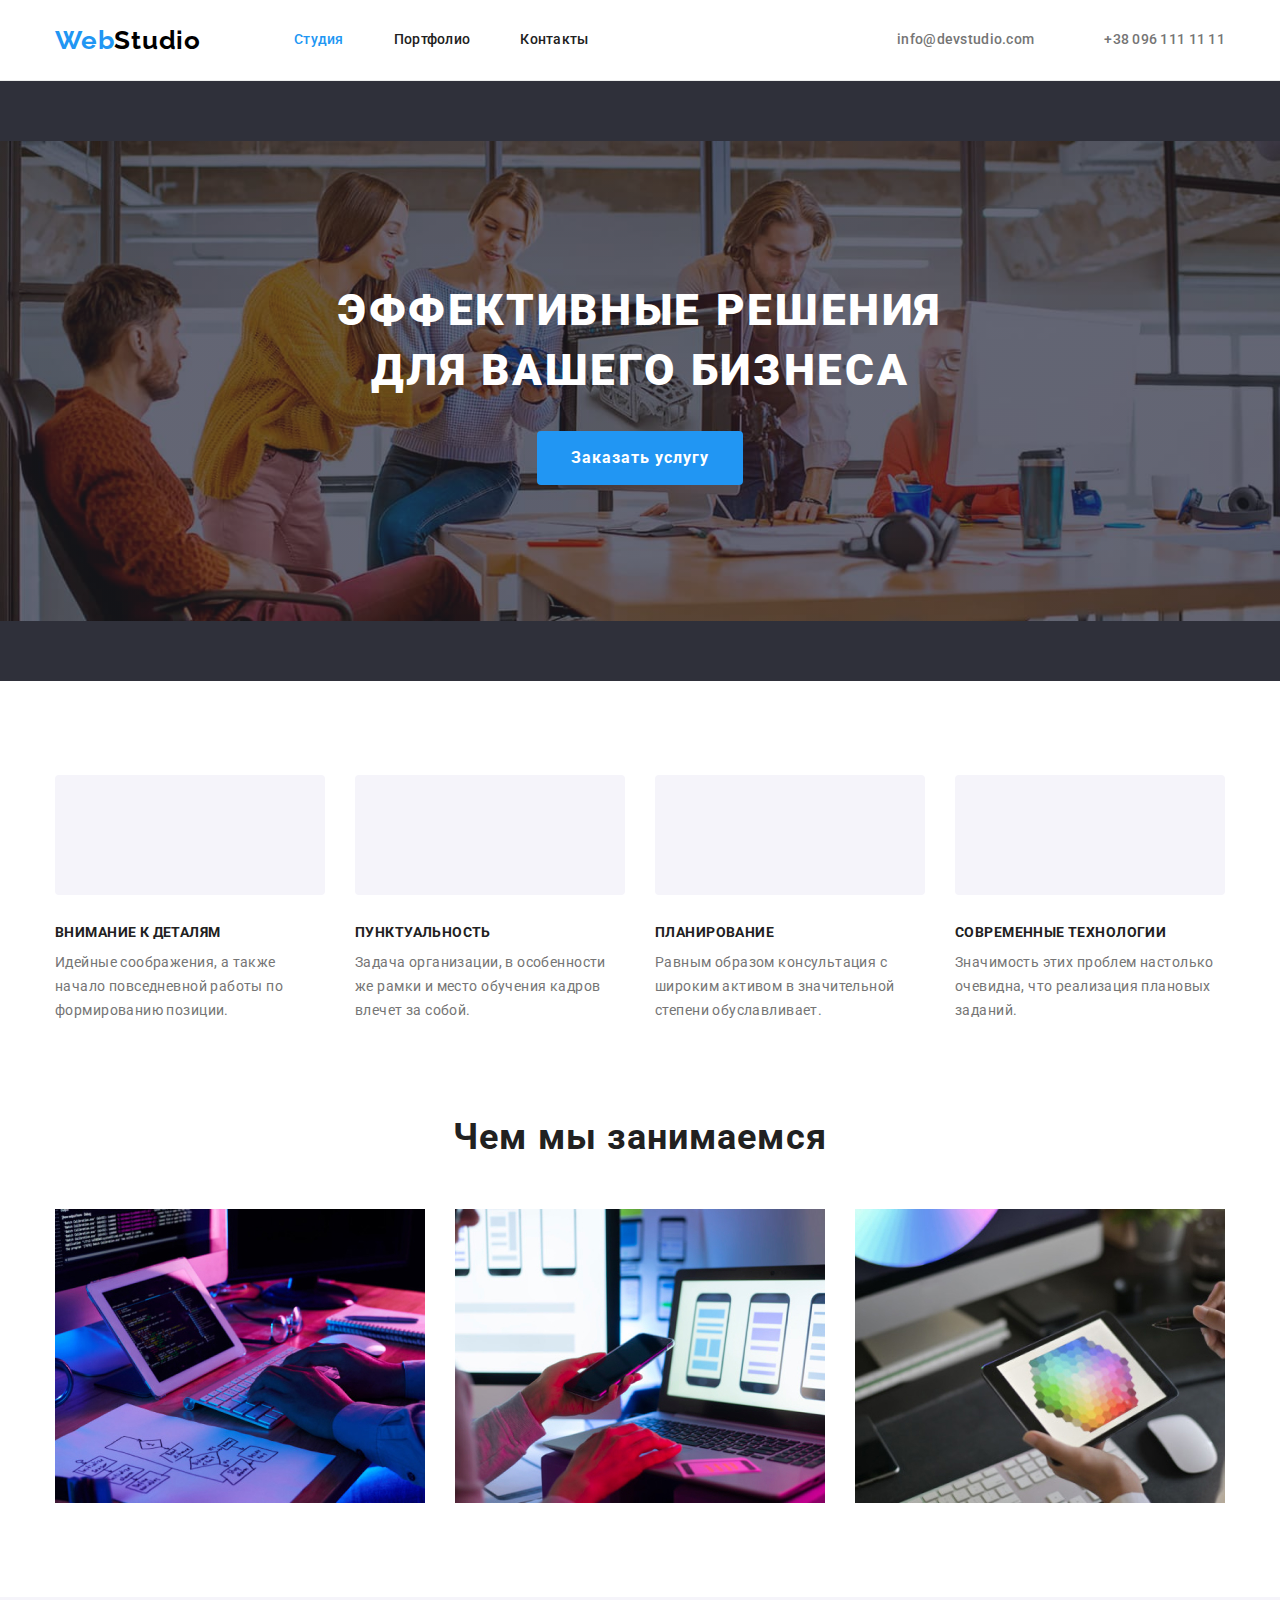
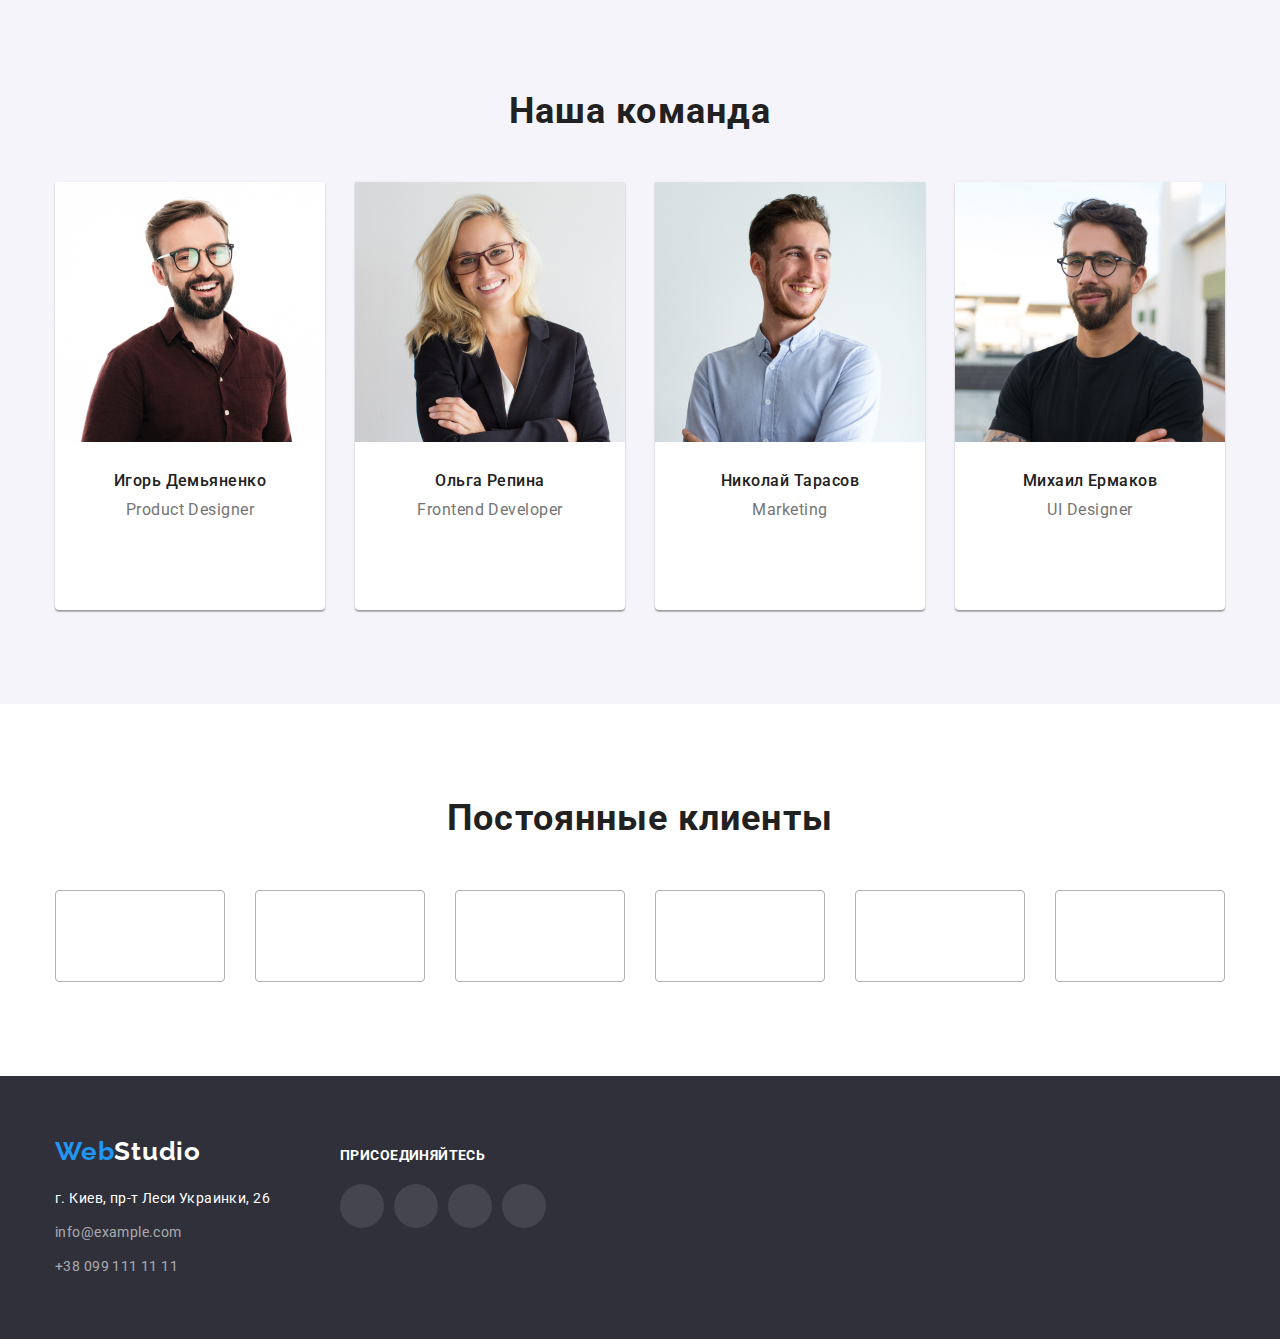
<file: index.html>
<!DOCTYPE html>
<html lang="ru">
<head>
    <meta charset="UTF-8">
    <meta http-equiv="X-UA-Compatible" content="IE=edge">
    <meta name="viewport" content="width=device-width, initial-scale=1.0">
    <title>WebStudio</title>
    <link rel="preconnect" href="https://fonts.googleapis.com">
    <link rel="preconnect" href="https://fonts.gstatic.com" crossorigin>
    <link href="https://fonts.googleapis.com/css2?family=Raleway:wght@700&family=Roboto:wght@400;500;700;900&display=swap" rel="stylesheet"> 
    <link rel="stylesheet" href="https://cdnjs.cloudflare.com/ajax/libs/modern-normalize/1.1.0/modern-normalize.min.css">
    <link rel="stylesheet" href="./css/styles.css"> 
</head>
<body class="body-studio">

        <!--Шапка сайта-->
        <header class="page-header">
            <div class="container flex-center">
                
                <a class="logo-link" href="./index.html">
                    <span class="website">Web</span>Studio
                </a>                
                
                <nav class="main-nav">
                    <ul class="site-nav list">
                      <li class="item">
                          <a href="./index.html" class="link current">Студия </a>
                      </li>
                      <li class="item"><a href="./portfolio.html" class="link">Портфолио </a></li>
                      <li class="item"><a href="" class="link">Контакты </a></li>
                    </ul>
               </nav>
                <ul class="contact-list">
                    <li class="item">
                        <a href="mailto:info@devstudio.com" class="contact-link">
                            <svg class="icon-envelope-hover" width="16" height="12">
                                <use href="./images/icons.svg#icon-envelope-hover"></use>  
                            </svg>
                            info@devstudio.com </a>
                    </li>
                    <li class="item">
                        <a href="tel:+380961111111" class="contact-link">
                            <svg class="icon-smartphone" width="10" height="16">
                                <use href="./images/icons.svg#icon-smartphone"></use>  
                            </svg>
                            +38 096 111 11 11 </a>  
                            

                    </li>
                </ul>
           </div>    
       </header>
        <main>
            <!--Герой-->
            
            <section class="hero">
               
                <div class="container">
                    <div class="center-hero">
                      <h1 class="hero-title">Эффективные решения для вашего бизнеса</h1>  
                      <button type="button" class="button">Заказать услугу</button>
                    </div>
                    
                </div>    
            </section>
            
            <section class="section">
                <div class="container">
                   <ul class="section-list">
                        <li class="one">
                            <div class="five">
                                <svg class="icon-antenna" width="70" height="70">
                                    <use href="./images/icons.svg#icon-antenna"></use>  
                                </svg>
                           </div>
                            
                           <h3 class="section-title">Внимание к деталям</h3>
                            <p class="section-feature">
                                Идейные соображения, а также начало повседневной работы по формированию позиции.
                           </p>
                        </li> 
                        <li  class="one">
                            <div class="five">
                                <svg class="icon-clock" width="70" height="70">
                                    <use href="./images/icons.svg#icon-clock"></use>  
                                </svg> 
                            </div>


                            <h3 class="section-title">Пунктуальность</h3>
                            <p class="section-feature">
                                Задача организации, в особенности же рамки и место обучения кадров влечет за собой.
                            </p>
                        </li>
                        <li class="one">
                            <div class="five">
                                <svg class="icon-diagram" width="70" height="70">
                                    <use href="./images/icons.svg#icon-diagram"></use>  
                                </svg> 
                           </div>

                            <h3 class="section-title">Планирование</h3>
                            <p class="section-feature">
                               Равным образом консультация с широким активом в значительной степени обуславливает.
                            </p>
                        </li> 
                        <li class="one">

                            <div class="five">
                                <svg class="icon-astronaut" width="70" height="70">
                                    <use href="./images/icons.svg#icon-astronaut"></use>  
                                </svg> 
                           </div>

                            <h3 class="section-title">Современные технологии</h3>
                            <p class="section-feature">
                                Значимость этих проблем настолько очевидна, что реализация плановых заданий.
                            </p>
                        </li> 
                    </ul> 
               </div>

            </section>
            
            <section class="working">
                <div class="container">
                     <!--Что мы делаем-->
                      <h2 class="work">Чем мы занимаемся</h2> 
                  <ul class="work-list">
                      
                       <li class="photo">
                          <img src="./images/img1.jpg" alt= "Ноут" width="370"> 
                       </li>
                        <li class="photo" >
                           <img src="./images/img2.jpg" alt= "Телефон" width="370"> 
                        </li>
                       <li class="photo">
                           <img src="./images/img3.jpg" alt= "Планшет" width="370"> 
                        </li>
                    
                   </ul>
               </div>
            </section>
            <section class="the-best">
                <div class="container">
                         <!--Наша команда-->
                     <h2 class="team">Наша команда</h2>
                  <ul class="team-professionals-list">
                        <li class="workers">
                           <img src="./images/img4.jpg" alt="Игорь Демьяненко" width="270"/>

                            <div class="people">
                                <h3 class="team-list">Игорь Демьяненко</h3>
                                <p class="profession"> Product Designer</p> 
                               
                         
                    
                              <ul class="social">
                                    <li class="social-item">
                                        <a href="" class="social-link">
                                            <svg class="social-icon">
                                                <use href="./images/icons.svg#icon-instagram"></use>  
                                            </svg>
                                        </a>
                                    </li>
                                    
                                    <li class="social-item">
                                        <a href="" class="social-link">
                                            <svg class="social-icon">
                                                <use href="./images/icons.svg#icon-twitter"></use>  
                                            </svg> 
                                        </a>
                                    </li>   
                               
                                    <li class="social-item">
                                        <a href="" class="social-link">
                                            <svg class="social-icon">
                                                <use href="./images/icons.svg#icon-facebook"></use>  
                                            </svg>
                                        </a> 
                                    </li> 
                               
                                    <li class="social-item">
                                           <a href="" class="social-link">
                                               <svg class="social-icon">
                                                   <use href="./images/icons.svg#icon-linkedin"></use>  
                                                </svg>
                                            </a> 
                                    </li>
                               </ul>
                            </div>
                            
                             
                            
                                
                        </li>
                        <li class="workers">
                            <img src="./images/img5.jpg" alt="Ольга Репина" width="270"/>

                            <div class="people">
                                <h3 class="team-list">Ольга Репина</h3>
                                <p class="profession">Frontend Developer</p>
                            
                            
                              <ul class="social">
                                   <li class="social-item">
                                      <a href="" class="social-link">
                                           <svg class="social-icon">
                                              <use href="./images/icons.svg#icon-instagram"></use>  
                                          </svg>
                                       </a>
                                    </li>
                                
                                  <li class="social-item">
                                      <a href="" class="social-link">
                                          <svg class="social-icon">
                                               <use href="./images/icons.svg#icon-twitter"></use>  
                                           </svg> 
                                      </a>
                                  </li>   
                           
                                   <li class="social-item">
                                       <a href="" class="social-link">
                                           <svg class="social-icon">
                                                <use href="./images/icons.svg#icon-facebook"></use>  
                                           </svg>
                                       </a> 
                                   </li> 
                           
                                  <li class="social-item">
                                       <a href="" class="social-link">
                                            <svg class="social-icon">
                                               <use href="./images/icons.svg#icon-linkedin"></use>  
                                            </svg>
                                       </a> 
                                  </li>
                               </ul>
                        </div>
                            
                        </li>
                        <li class="workers">
                            <img src="./images/img6.jpg" alt="Николай Тарасов" width="270"/>

                            <div class="people">
                                <h3 class="team-list">Николай Тарасов</h3>
                                <p class="profession">Marketing</p>
                            
                            
                                <ul class="social">
                                    <li class="social-item">
                                       <a href="" class="social-link">
                                            <svg class="social-icon">
                                               <use href="./images/icons.svg#icon-instagram"></use>  
                                           </svg>
                                        </a>
                                     </li>
                                 
                                   <li class="social-item">
                                       <a href="" class="social-link">
                                           <svg class="social-icon">
                                                <use href="./images/icons.svg#icon-twitter"></use>  
                                            </svg> 
                                       </a>
                                   </li>   
                            
                                    <li class="social-item">
                                        <a href="" class="social-link">
                                            <svg class="social-icon">
                                              <use href="./images/icons.svg#icon-facebook"></use>  
                                            </svg>
                                        </a> 
                                    </li> 
                            
                                   <li class="social-item">
                                        <a href="" class="social-link">
                                           <svg class="social-icon">
                                                <use href="./images/icons.svg#icon-linkedin"></use>  
                                           </svg>
                                        </a> 
                                   </li>
                                </ul>
                            </div>
                            
                        </li>
                        <li class="workers">
                            <img src="./images/img7.jpg" alt="Михаил Ермаков" width="270"/>

                            <div class="people">
                                <h3 class="team-list">Михаил Ермаков</h3>
                                <p class="profession">UI Designer</p> 
                            
                               <ul class="social">
                                    <li class="social-item">
                                       <a href="" class="social-link">
                                            <svg class="social-icon">
                                               <use href="./images/icons.svg#icon-instagram"></use>  
                                           </svg>
                                        </a>
                                    </li>
                                    
                                    <li class="social-item">
                                        <a href="" class="social-link">
                                            <svg class="social-icon">
                                                <use href="./images/icons.svg#icon-twitter"></use>  
                                           </svg> 
                                        </a>
                                    </li>   
                        
                                    <li class="social-item">
                                        <a href="" class="social-link">
                                            <svg class="social-icon">
                                                <use href="./images/icons.svg#icon-facebook"></use>  
                                            </svg>
                                        </a> 
                                    </li> 
                        
                                    <li class="social-item">
                                        <a href="" class="social-link">
                                            <svg class="social-icon">
                                               <use href="./images/icons.svg#icon-linkedin"></use>  
                                            </svg>
                                        </a> 
                                    </li>
                               </ul>
                               
                            </div>
                            
                        </li>  
                   </ul>
               </div>
            
            </section>
                    <!--Клиенты-->
            
            <section class="clients">
                <h2 class="clients-title">Постоянные клиенты</h2>
                <div class="container">
                    <div class="clients-box">
                        <ul class="clients-logos">
                            <li class="clients-item">
                                <a href="" class="clients-link">
                                    <svg class="icon-Logo-1" width="106" height="60">
                                        <use href="./images/icons.svg#icon-Logo-1"></use>  
                                    </svg> 
                               </a>

                            </li>
                            <li class="clients-item">
                                <a href="" class="clients-link">
                                    <svg class="icon-Logo-2" width="106" height="60">
                                        <use href="./images/icons.svg#icon-Logo-2"></use>  
                                    </svg> 
                               </a>

                            </li>
                            <li class="clients-item">
                                <a href="" class="clients-link">
                                    <svg class="icon-Logo-3" width="106" height="60">
                                        <use href="./images/icons.svg#icon-Logo-3"></use>  
                                    </svg> 
                               </a>

                            </li>
                            <li class="clients-item">
                                <a href="" class="clients-link">
                                    <svg class="icon-Logo-4" width="106" height="60">
                                        <use href="./images/icons.svg#icon-Logo-4"></use>  
                                    </svg> 
                               </a>

                            </li>
                            <li class="clients-item">
                                <a href="" class="clients-link">
                                    <svg class="icon-Logo-5" width="106" height="60">
                                        <use href="./images/icons.svg#icon-Logo-5"></use>  
                                    </svg> 
                               </a>

                            </li>
                            <li class="clients-item">
                                <a href="" class="clients-link">
                                    <svg class="icon-Logo-6" width="106" height="60">
                                        <use href="./images/icons.svg#icon-Logo-6"></use>  
                                    </svg> 
                               </a>

                            </li>

                        </ul>

                    </div>
               </div>
            </section>
        </main> 
        <footer class="rots">
            <div class="container footer-container">
                <div class="destination">
                
                    <a class="footer-link" href="./index.html">
                       <span class="website">Web</span>Studio
                   </a>
              
                    <address class="address">
                           <!--Адрес сайта-->
                        <ul class="address-street list" >
                       
                            <li class="kiev">
                                г. Киев, пр-т Леси Украинки, 26
                            </li>
                            <li class="kiev"><a href="mailto:info@example.com" class="address-link">info@example.com </a></li>
                            <li class="kiev"><a href="tel:+380991111111" class="address-link" >+38 099 111 11 11 </a></li>   
                       
                        </ul> 
                   </address>
                </div>

                <div class=" join-container">

                   <h3 class="join-title">Присоединяйтесь</h3>

                    <div class=" footer-container">
                        
                
                       <ul class="join-super">
                           <li class="join-list">
                                <a href="" class="join-link">
                                    <svg class="join-icon">
                                        <use href="./images/icons.svg#icon-instagram"></use>  
                                    </svg>
                                </a>
                            </li>
                            <li class="join-list">
                                <a href="" class="join-link">
                                    <svg class="join-icon">
                                        <use href="./images/icons.svg#icon-twitter"></use>  
                                    </svg> 
                                </a>
                            </li> 
                            <li class="join-list">
                                <a href="" class="join-link">
                                    <svg class="join-icon">
                                        <use href="./images/icons.svg#icon-facebook"></use>  
                                    </svg>
                                </a> 
                            </li>
                            <li class="join-list">
                                <a href="" class="join-link">
                                    <svg class="join-icon">
                                        <use href="./images/icons.svg#icon-linkedin"></use>  
                                    </svg>
                                </a> 
                           </li>

                        
                        </ul>
                  </div>
                </div>   
                
           </div>

        </footer> 

</body>
</html>
</file>
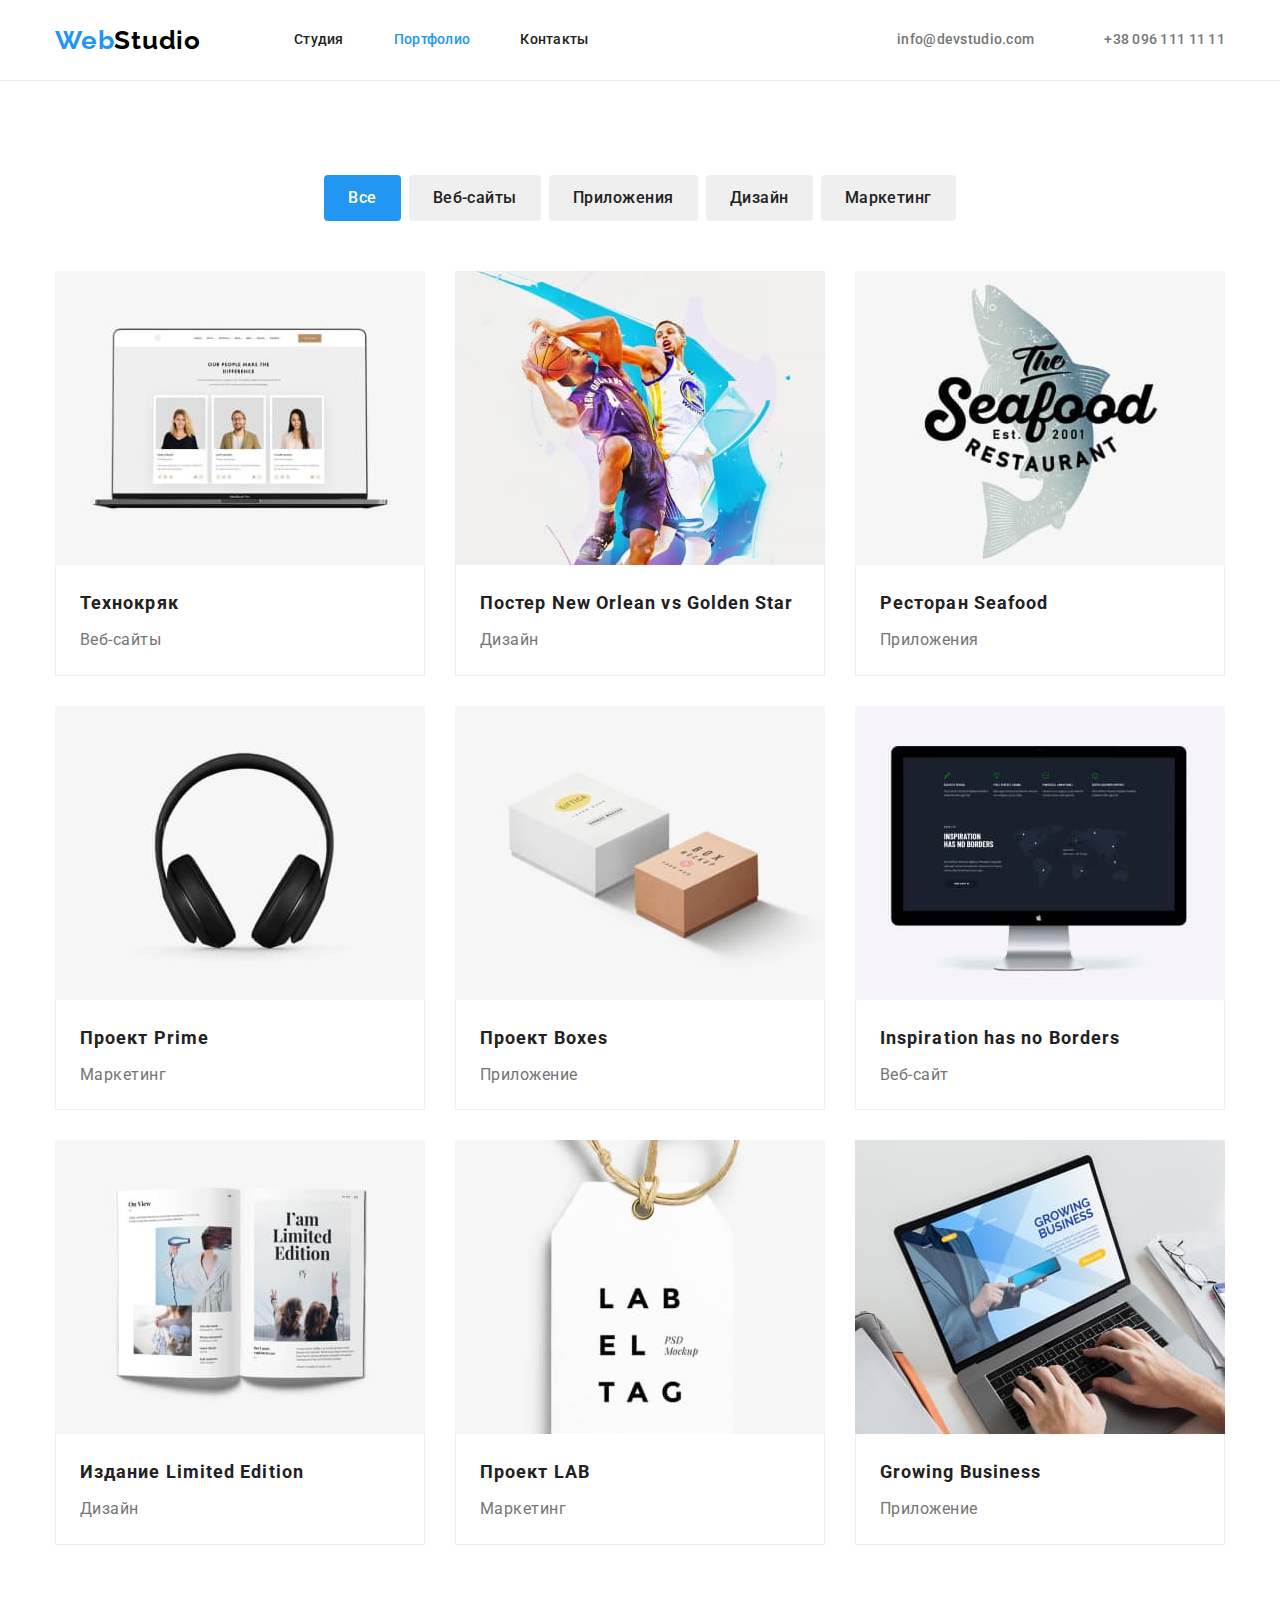
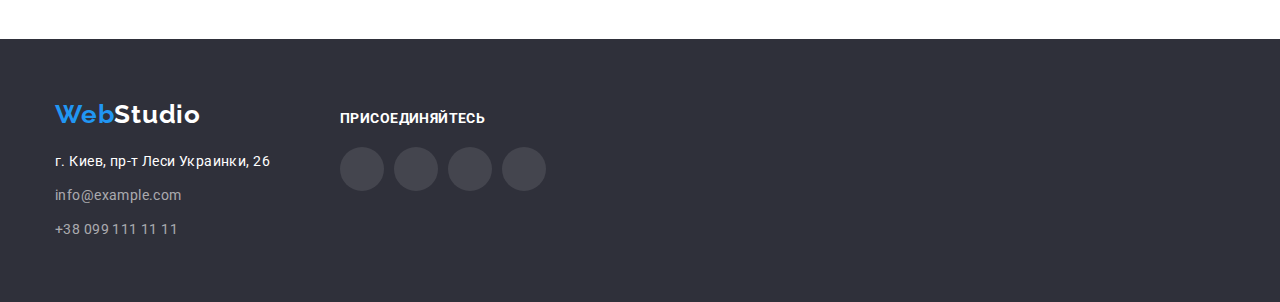
<file: portfolio.html>
<!DOCTYPE html>
<html lang="ru">
<head>
    <meta charset="UTF-8">
    <meta http-equiv="X-UA-Compatible" content="IE=edge">
    <meta name="viewport" content="width=device-width, initial-scale=1.0">
    <title>portfolio </title>
    <link rel="preconnect" href="https://fonts.googleapis.com">
    <link rel="preconnect" href="https://fonts.gstatic.com" crossorigin>
    <link href="https://fonts.googleapis.com/css2?family=Raleway:wght@700&family=Roboto:wght@400;500;700;900&display=swap" rel="stylesheet">
    <link rel="stylesheet" href="https://cdnjs.cloudflare.com/ajax/libs/modern-normalize/1.1.0/modern-normalize.min.css">
    <link rel="stylesheet" href="./css/styles.css">
</head>
<body class="body-portfolio">
            <!--Шапка сайта-->
       <header class="page-header">
           <div class="container flex-center">   
                <a class="logo-link" href="./index.html">
                    <span class="website">Web</span>Studio
                </a>
                <nav class="main-nav">
                    <ul class="site-nav list">
                        <li class="item"><a href="./index.html" class="link">Студия </a></li>
                        <li class="item"><a href="./portfolio.html" class="link current">Портфолио </a></li>
                        <li class="item"><a href="" class="link">Контакты </a></li>
                    </ul>
               </nav>
                  <!--Навигация-->
                <ul class="contact-list">
                    <li class="item">
                        <a href="mailto:info@devstudio.com" class="contact-link">
                            <svg class="icon-envelope-hover" width="16" height="12">
                                <use href="./images/icons.svg#icon-envelope-hover"></use>  
                            </svg>
                            info@devstudio.com </a>
                    </li>
                    <li class="item">
                        <a href="tel:+380961111111" class="contact-link">
                            <svg class="icon-smartphone" width="10" height="16">
                                <use href="./images/icons.svg#icon-smartphone"></use>  
                            </svg>
                            +38 096 111 11 11 </a>  
                            

                    </li>
                </ul>
           </div>   
      </header>
    <main class="main">
        <section class="poster">
            <div class="container">
                <h1 class="visually-hidden">Портфолио работ</h1>
                 <!--Кнопки сайта-->
              <ul class="site-buttons list">
                  <li class="two"><button type="button" class="pointer buttons-list all">Все</button></li>
                  <li class="two"><button type="button" class="pointer buttons-list">Веб-сайты </button></li>
                  <li class="two"><button type="button" class="pointer buttons-list">Приложения</button></li>
                  <li class="two"><button type="button" class="pointer buttons-list">Дизайн</button></li>
                  <li class="two"><button type="button" class="pointer buttons-list">Маркетинг</button></li>
              </ul> 
            
                <!--Фотографии сайта-->
               <ul class="pictures list"> 
                    <li class="design">
                        <a href="" class="link">
                           <img src="./images/img8.jpg" alt="Технокряк" width="370" height="294"/>
                           <div class="signature">
                             <h2 class="decoration">Технокряк</h2>
                             <p class="decoration-text">Веб-сайты</p>
                          </div>  
                        </a>
                  </li>  
                    <li class="design">
                        <a href="" class="link">
                            <img src="./images/img9.jpg" alt="Постер New Orlean vs Golden Star" width="370" height="294"/>
                            <div class="signature">
                                <h2 class="decoration">Постер New Orlean vs Golden Star</h2>
                                <p class="decoration-text">Дизайн</p>
                            </div>
                        </a>
                    </li>
                    <li class="design">
                        <a href="" class="link">
                            <img src="./images/img10.jpg" alt="Ресторан Seafood" width="370" height="294"/>
                            <div class="signature">
                                <h2 class="decoration">Ресторан Seafood</h2>
                                <p class="decoration-text">Приложения</p>
                           </div>
                        </a>
                    </li>
                    <li class="design">
                        <a href="" class="link">
                            <img src="./images/img11.jpg" alt="Проект Prime" width="370" height="294"/>
                            <div class="signature">
                                <h2 class="decoration">Проект Prime</h2>
                                <p class="decoration-text">Маркетинг</p>
                            </div>
                        </a>
                    </li>

                    <li class="design">
                        <a href="" class="link" >
                            <img src="./images/img12.jpg" alt="Проект Boxes" width="370" height="294"/>
                            <div class="signature">
                                <h2 class="decoration">Проект Boxes</h2>
                                <p class="decoration-text">Приложение</p>
                           </div>
                        </a>
                    </li>
                    <li class="design">
                        <a href="" class="link">
                            <img src="./images/img13.jpg" alt="Inspiration has no Borders" width="370" height="294"/>
                            <div class="signature">
                                <h2 class="decoration" >Inspiration has no Borders</h2>
                                <p class="decoration-text">Веб-сайт</p>
                           </div>
                        </a>
                    </li>
                    <li class="design">
                        <a href="" class="link">
                            <img src="./images/img14.jpg" alt="Издание Limited Edition" width="370" height="294"/>
                            <div class="signature">
                                <h2 class="decoration">Издание Limited Edition</h2>
                                <p class="decoration-text">Дизайн</p>
                           </div>
                        </a>
                    </li>
                    <li class="design">
                        <a href="" class="link">
                            <img src="./images/img15.jpg" alt="Проект LAB" width="370" height="294"/>
                            <div class="signature">
                                <h2 class="decoration">Проект LAB</h2>
                                <p class="decoration-text">Маркетинг</p>
                            </div>
                        </a>
                    </li>
                    <li class="design">
                        <a href="" class="link">
                            <img src="./images/img16.jpg" alt="Growing Business" width="370" height="294"/>
                            <div class="signature">
                                <h2 class="decoration">Growing Business</h2>
                                <p class="decoration-text">Приложение</p>
                           </div>
                        </a>
                    </li>
              </ul> 
           </div>    
        </section>

    </main> 
    <footer class="rots">
        <div class="container footer-container">
            <div class="destination">

                <div class="destination">
                    <a class="footer-link" href="./index.html">
                        <span class="website">Web</span>Studio
                    </a>
                </div>
                <address class="address">
                      <!--Адрес сайта-->
                    <ul class="address-street list" >
                        
                        <li class="kiev">
                            г. Киев, пр-т Леси Украинки, 26
                        </li>
                        <li class="kiev"><a href="mailto:info@example.com" class="address-link">info@example.com </a></li>
                        <li class="kiev"><a href="tel:+380991111111" class="address-link" >+38 099 111 11 11 </a></li>
                                
                        

                   </ul> 
               </address> 
           </div>
           <div class=" join-container">
            <h3 class="join-title">Присоединяйтесь</h3>

            <div class=" footer-container">
                
        
               <ul class="join-super">
                   <li class="join-list">
                        <a href="" class="join-link">
                            <svg class="join-icon">
                                <use href="./images/icons.svg#icon-instagram"></use>  
                            </svg>
                        </a>
                    </li>
                    <li class="join-list">
                        <a href="" class="join-link">
                            <svg class="join-icon">
                                <use href="./images/icons.svg#icon-twitter"></use>  
                            </svg> 
                        </a>
                    </li> 
                    <li class="join-list">
                        <a href="" class="join-link">
                            <svg class="join-icon">
                                <use href="./images/icons.svg#icon-facebook"></use>  
                            </svg>
                        </a> 
                    </li>
                    <li class="join-list">
                        <a href="" class="join-link">
                            <svg class="join-icon">
                                <use href="./images/icons.svg#icon-linkedin"></use>  
                            </svg>
                        </a> 
                   </li>

                
                </ul>
          </div>
           </div>
      </div>
    </footer> 
    
</body>
</html>
</file>
<file: css/styles.css>
/* Стили для Webstudio */
:root{
 --primary-text-color: #000000;
 --accent-color: #2196F3 ; 
 --title-text-color:#212121 ;
 --button-text-color:#188CE8 ;
 --hero-text-color:#ffffff;
 --feature-text-color:#757575;
 --fon-text-color: #F5F4FA;
 --grey-text-color: rgba(255, 255, 255, 0.6);
 --box-text-color:#2F303A;
}

h1,h2,h3 {
  margin: 0;
}

ul,p {
  margin: 0;
  padding: 0;
}

.body-studio{
  font-family:"Roboto",sans-serif;
  background-color: var(--hero-text-color);
  color: var(--title-text-color);

}
.container{
  width: 1200px;
  padding-right: 15px;
  padding-left: 15px;
  margin-right: auto;
  margin-left: auto;
}

.flex-center{
  display: flex;
  align-items: center;
  justify-content: center;
}
.logo-link{
  padding-top: 24px;
  padding-bottom: 24px;
}
.website{
  color: var(--accent-color) ;
  font-family: Raleway;
  font-weight: bold;
  font-size: 26px;
  line-height: 1.19;
  letter-spacing: 0.03em;

}

.logo-link{
  color: var(--primary-text-color);
  font-family: Raleway;
  font-weight: bold;
  font-size: 26px;
  line-height: 1.19;
  letter-spacing: 0.03em;
}

.logo-link{
  text-decoration: none;
}

.list{
 list-style: none;
}

.visually-hidden {
  position: absolute;
  width: 1px;
  height: 1px;
  margin: -1px;
  border: 0;
  padding: 0;

  white-space: nowrap;
  clip-path: inset(100%);
  clip: rect(0 0 0 0);
  overflow: hidden;
}

.site-nav{
  display: flex;
  margin-left: 93px;
}

.site-nav .item {
  margin-right: 50px;
  
}
.site-nav .item:last-child{
  margin-right: 0;
}

.site-nav .item + .item{
  margin-left: 50px;
  margin-left: 0;
}

.site-nav .link{
 display: block;
 padding-top: 32px;
 padding-bottom: 32px;

 color: var(--title-text-color);

 font-family: Roboto;
 font-weight: 500;
 font-size: 14px;
 line-height: 1.14;
 letter-spacing: 0.02em;
}

.site-nav .link:hover,
.site-nav .link:focus{
 color:var(--accent-color);
}
.link.current{
  color: var(--accent-color);
}
.contact-list{
  display: flex;
  margin-left: auto;
}

.contact .item + .item{
  margin-left: 50px;
}
.contact .list{
  padding-left: 0;
  display: block;
}
.contact-list .item{
  margin-left: 50px;
}
.item a{
  display: flex;
  align-items: center;
  justify-content: center;
}
.clients-link{
  display: flex; 
   
}
.clients-link:hover{
background-color: var(--accent-color);
background-color: var(--hero-text-color);
}
.clients-link:focus{
  background-color: var(--accent-color);
  background-color: var(--hero-text-color);
}
.icon-envelope-hover{
  margin-right: 10px;
  fill: currentColor;
}


.icon-smartphone{
 margin-right: 10px;
 fill: currentColor ;
}


.contact-link{
 display: block;
 padding-top: 32px;
 padding-bottom: 32px;

 color: var(--feature-text-color);
 font-family: Roboto;
 font-weight: 500;
 font-size: 14px;
 line-height: 1.14;
 letter-spacing: 0.02em
}
.contact-link:hover,
.contact-link:focus{
  color:var(--accent-color);
}
.contact-list{
  list-style: none;
}
.contact-link{
  text-decoration: none;
}


        /* Hero */

.hero{
  background: var(--box-text-color);
 
  height: 600px;
  max-width: 1600px;
  margin-left: auto;
  margin-right: auto;
  background-image: linear-gradient(
    rgba(47, 48, 58, 0.4),
    rgba(47, 48, 58, 0.4)
    ),
  
  url(../images/Imageoverlay.jpg);
  background-size: cover;
  background-repeat: no-repeat;
  background-position: center;
  background-size: contain;
}

.center-hero {
  padding-top: 200px;
  padding-bottom: 200px;
  text-align: center;
  margin-left: auto;
  margin-right: auto;
  width: 696px;
  }
  
  .hero-title{
  margin-top: 0;
  margin-bottom: 30px;

  color: var(--hero-text-color);
  font-weight: 900;
  font-size: 44px;
  line-height: 1.36;
  letter-spacing: 0.06em;
  text-transform: uppercase; 
}

.button{
  display:inline-block;
  border-radius: 4px;
  border-color: transparent;
  padding: 10px 32px;
  min-width: 200px;

 color: var(--hero-text-color);
 background-color:var(--accent-color);
 
 font-family: Roboto;
 font-weight: bold;
 font-size: 16px;
 line-height: 1.87;
 cursor: pointer;
 align-items: center;
 letter-spacing: 0.06em;
 
}
.button:hover{
  background-color:var(--button-text-color);   
}  
.section{
 padding-top: 94px;
 padding-bottom: 94px;
}



.section-list{
  display: flex;
  padding-top: 0;
  padding-bottom: 0;
}


.one:not(:last-child) {
  margin-right: 30px;
}


.five{
  display: flex;
  margin-bottom: 30px;
  width: 270px;
  height: 120px;
  align-items: center;
  justify-content: center;
  background: #F5F4FA;
   border-radius: 4px;
}

.section-title{
 
  margin-bottom: 10px;

  color: var(--title-text-color) ;
  font-family: Roboto;
  font-weight: bold;
  font-size: 14px;
  line-height: 1.14;
  letter-spacing: 0.03em;
  text-transform: uppercase;
} 


.section-feature{
 margin-top: 0;
 margin-bottom: 0;
 color: var(--feature-text-color);
 font-family: Roboto;
 font-size: 14px;
 line-height: 1.71;
 letter-spacing: 0.03em;
 width: 270px;
}


.section-list{
  list-style: none;
}

      /* Что мы делаем */ 
.working{
 padding-top: 0;
 padding-bottom: 94px;
}
    
.work{
  display: block;
  margin-top: 0;
  margin-bottom: 50px;

  color: var(--title-text-color);
  font-family: Roboto;

  font-weight: bold;  font-size: 36px;
  line-height: 1.16;
  text-align: center;
  letter-spacing: 0.03em;
}

.work-list{
 display: flex;
 list-style: none;
}

.photo{
  margin-left: 0;
  margin-right: 30px;
}
.photo:last-child{ 
 margin-right: 0;
}


.the-best{
  background: var(--fon-text-color);
  padding-top: 94px;
  padding-bottom: 94px;

}

/* Наша команда */


.team{
 
 margin-bottom: 50px;
 color: var(--title-text-color);
 background: var(--fon-text-color);
 font-family: Roboto;
 font-weight: bold;
 font-size: 36px;
 line-height: 1.16;
 text-align: center;
 letter-spacing: 0.03em;
}

.people{
  padding: 30px 32px;
 
}
.team-list{
 margin-top: 0;
 margin-bottom: 10px;
 color: var(--title-text-color);
 font-family: Roboto;
 font-weight: 500;
 font-size: 16px;
 line-height: 1.18;
 text-align: center;
 letter-spacing: 0.03em;
}
.profession{
 color: var(--feature-text-color);
 font-family: Roboto;
 margin-bottom: 16px;
 font-size: 16px;
 line-height: 1.18;
 text-align: center;
 letter-spacing: 0.03em;
}
.team-professionals-list{
  display: flex;
  background: var(--fon-text-color);
  list-style: none;
}
.social{
  display:flex ;
  list-style: none;
  justify-content: center;
}

.social-link{
  display: flex;
 
  align-items: center;
  justify-content: center;
 
  border: none;
  padding: 0;
 width: 44px;
 height: 44px;
 fill: #AFB1B8;
 border-radius: 50%;
 background-color: rgba(255, 255, 255, 0.1);
} 
.social-item{
  margin-right: 10px;
}
.social-item:last-child{
  margin-right: 0;
}

.social-icon{
  width: 20px;
  height: 20px;
}
.social-link:hover{
  cursor: pointer;
background-color: var(--button-text-color);
fill: var(--hero-text-color);
}
.social-link:focus{
 cursor: pointer;
 background-color: var(--button-text-color);
 fill: var(--hero-text-color);
}



.workers{
  background-color: var(--hero-text-color);
  box-shadow: 0px 1px 3px rgba(0, 0, 0, 0.12), 0px 1px 1px rgba(0, 0, 0, 0.14), 0px 2px 1px rgba(0, 0, 0, 0.2);
  border-radius: 0px 0px 4px 4px;
}

.workers:not(:last-child) {
  margin-right: 30px;
 
}
   /*--Клиенты--*/
  
.clients{ 
  padding-top: 94px;
  padding-bottom: 94px;
}

.clients-logos{
  display: flex;
}

.clients-item{
  display: flex;
  justify-content: center;
  align-items: center;
}

.clients-item{
  margin-left: 0;
  margin-right: 30px;
 
  border-radius: 4px;
  width: 170px;
  height: 92px;
}

.clients-item:last-child {
  margin-right: 0;
}

.clients-title{
  margin-bottom: 50px;
  font-family: Roboto;
  font-style: normal;
  font-weight: bold;
  font-size: 36px;
  line-height: 1.16;
  text-align: center;
  letter-spacing: 0.03em;
}

.clients-link{
  display: flex;
  fill: #AFB1B8;
  width: 170px;
  height: 92px;
  align-items: center;
  justify-content: center;
  border: 1px solid#AFB1B8;
  padding: 0;
  border-radius: 4px;;
   
}

.clients-link:hover{
  border: 1px solid var(--accent-color);

}
.clients-link:focus{
  border: 1px solid var(--accent-color);
  
}
.clients-link:hover{ 
  fill: var(--accent-color);
  background-color: var(--hero-text-color);
 
}
.clients-link:focus{
  fill: var(--accent-color);
  background-color: var(--hero-text-color);
}


.clients-item{
  list-style: none;
}




/*-- Подвал--*/

.footer-link{
  display: block;
  margin-bottom: 20px;
 
 color: var(--hero-text-color);
 font-family: Raleway;
 font-weight: bold;
 font-size: 26px;
 line-height: 1.19;
 letter-spacing: 0.03em;
}
.footer-link{
  text-decoration: none;
}

.website{
 color: var(--accent-color);
 font-family: Raleway;
 font-weight: bold;
 font-size: 26px;
 line-height: 1.19;
 letter-spacing: 0.03em;
}
   

    /* Адрес сайта */

.rots{ 
  padding-top: 60px;
  padding-bottom: 60px;
  background-color: var(--box-text-color);
 
}

.address-street{
 color:  var(--hero-text-color);
 font-family: Roboto;
 font-style: normal;
 font-size: 14px;
 line-height: 1.71;
 letter-spacing: 0.03em;
}

.kiev{
  margin-top: 0;
  margin-bottom: 9px;
}

.kiev:last-child{
  margin-bottom: 0;
}

.address-street-list{
  list-style: none;
}

.address-link{
 color: var(--grey-text-color);
 font-family: Roboto;
 font-style: normal;
 font-size: 14px;
 line-height: 1.72;
 letter-spacing: 0.03em;
}

.address-link:hover,
.address-link:focus{
 color: var(--accent-color);
}
.address-link{
  text-decoration: none;
}
 /*--Присоединяйтесь--*/

.footer-container{
  display: flex;
  align-items: baseline;
}
.join-container{
  width: 206px;
  height: 80px;
  margin-left: 70px;
}


.join-title{
  font-family: Roboto;
 font-style: normal;
 font-weight: bold;
 color:var(--hero-text-color);
 font-size: 14px;
 line-height: 1.14;
 letter-spacing: 0.03em;
 text-transform: uppercase;
 margin-bottom: 20px;

 
}
.join-super{
  display: flex ;
  justify-content: center;
 align-items: center;
 list-style: none;
}
.join-link{
  display: flex;
  align-items: center;
  justify-content: center;

  border: none;
  padding: 0;
 width: 44px;
 height: 44px;
 fill: #AFB1B8;
 border-radius: 50%;
 background-color: rgba(255, 255, 255, 0.1); ;

} 
.join-list{
  margin-left: 0;
  margin-right: 10px;
}
.join-list:last-child{
 margin-right: 0;
}

.join-icon{
  width: 20px;
  height: 20px;
 fill: #ffffff;
}

.join-link:hover{
  cursor: pointer;
  background-color: var(--button-text-color);
  fill: var(--hero-text-color);
  }
  .join-link:focus{
   cursor: pointer;
   background-color: var(--button-text-color);
   fill: var(--hero-text-color);
  }






/* Стили для.portfolio */
.body-portfolio{
 background-color: var(--hero-text-color);
} 


.page-header {                                                                                       
  border-bottom: 1px solid #ECECEC;
} 

.poster{
  padding-top: 94px;
  padding-bottom: 94px;
}

.buttons-list{
  border-radius: 4px;
  text-align: center;
  padding: 6px 22px;
  border-color: transparent;

 color: var(--title-text-color);
 font-family: Roboto;

 font-weight: 500;
 font-size: 16px;
 line-height: 1.85;
 cursor: pointer;
 letter-spacing: 0.03em;
}
.all{
  color: var(--hero-text-color);
  background-color: var(--accent-color);
}

.site-buttons.list{
  display: flex;
  margin-top: 0;
  margin-bottom: 50px;
  justify-content: center;
}

.two{
  margin-left: 8px;
}

.two:first-child{ 
  margin-left: 0;
 }


 .buttons-list:hover,
 .buttons-list:focus{
 color: var(--hero-text-color);
 background-color:var(--accent-color) ;
 box-shadow: 0px 3px 1px rgba(0, 0, 0, 0.1), 0px 1px 2px rgba(0, 0, 0, 0.08), 0px 2px 2px rgba(0, 0, 0, 0.12);
}


.pictures{
  
  display: flex;
  flex-wrap: wrap;
 
}

.design{
 margin-right: 30px;
 margin-bottom: 30px;
 box-sizing: border-box;
  width: 370px;
}
.link{
  display: block;
}
.link:hover,
.link:focus{
 box-shadow: 0px 1px 1px rgba(0, 0, 0, 0.12), 0px 4px 4px rgba(0, 0, 0, 0.06), 1px 4px 6px rgba(0, 0, 0, 0.16);

}

 img {
  display: block;
  max-width: 100%;
  height: auto;   
 } 

.signature{
  padding-top: 20px;
  padding-bottom: 20px;
  padding-left: 24px;
  padding-right: 24px;
  border-right: 1px solid #EEEEEE;
  border-bottom: 1px solid #EEEEEE;
  border-left: 1px solid #EEEEEE;
}

.design:nth-child(3n) {
  margin-right: 0;
  }

.design:nth-child(n + 7) {
 margin-bottom: 0;
}

.design:nth-child(-n + 3) {
margin-top: 0;
}

.site-nav.link.current{
 color: var(--accent-color);
}

.picture-list{
 list-style: none;
}

.link{
 text-decoration: none;
}

.decoration{
 margin-top: 0;
 margin-bottom: 4px;
 color: var(--title-text-color);
 font-family: Roboto;
 font-weight: bold;
 font-size: 18px;
 line-height: 2;
 letter-spacing: 0.06em;
}

.decoration-text{
 color: var(--feature-text-color);
 font-family: Roboto;
 font-size: 16px;
 line-height: 1.87;
 letter-spacing: 0.03em;
}

.site-buttons-list{
 list-style: none;
}
</file>
